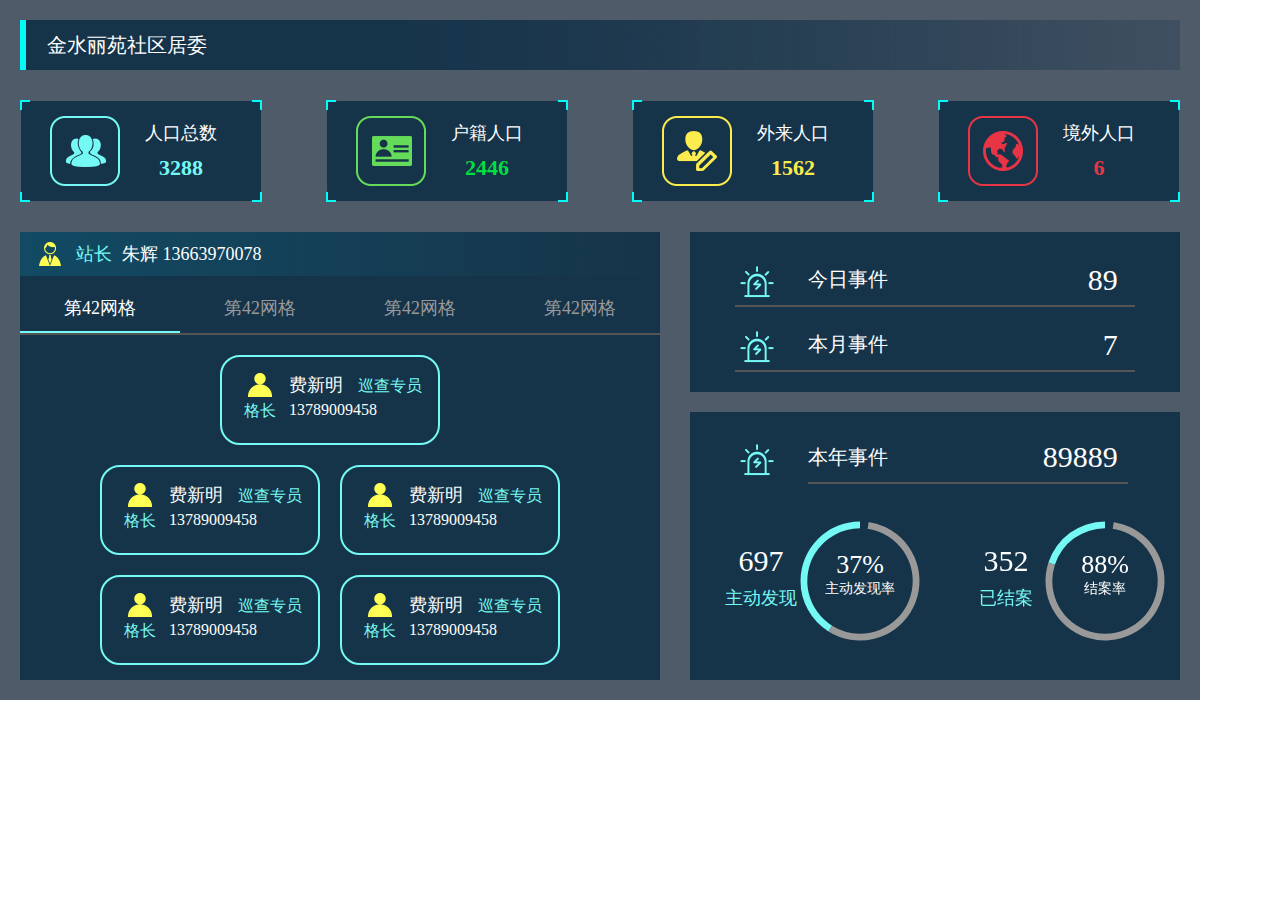
<file: index1.html>
<!DOCTYPE html>
<html lang="en">

<head>
    <meta charset="UTF-8">
    <meta name="viewport" content="width=device-width, initial-scale=1.0">
    <title>金水丽苑社区居委</title>
    <link rel="stylesheet" href="./styles/animate.min.css">
    <link rel="stylesheet" href="./styles/index1.min.css">
    <script src="./scripts/vue.js"></script>
    <script src="./scripts/echarts.min.js"></script>
</head>

<body>
    <div id="app">
        <div class="mask_layer1">
            <div class="pop_layer">
                <div class="title_box">
                    <span class="name">金水丽苑社区居委</span>
                </div>
                <div class="content_box">
                    <div class="c_top">
                        <div class="top_item">
                            <img src="./images/img_01/icon1.png">
                            <div class="item-right">
                                <div class="right_top">人口总数</div>
                                <div class="right_bot bot1">3288</div>
                            </div>
                        </div>
                        <div class="top_item">
                            <img src="./images/img_01/icon2.png">
                            <div class="item-right">
                                <div class="right_top">户籍人口</div>
                                <div class="right_bot bot2">2446</div>
                            </div>
                        </div>
                        <div class="top_item">
                            <img src="./images/img_01/icon3.png">
                            <div class="item-right">
                                <div class="right_top">外来人口</div>
                                <div class="right_bot bot3">1562</div>
                            </div>
                        </div>
                        <div class="top_item">
                            <img src="./images/img_01/icon4.png">
                            <div class="item-right">
                                <div class="right_top">境外人口</div>
                                <div class="right_bot bot4">6</div>
                            </div>
                        </div>
                    </div>
                    <div class="c_bottom">
                        <div class="bot_f_left">
                            <div class="bot_f_left_tit">
                                <img src="./images/img_01/portrait1.png" alt="">
                                <div class="tit_post">站长</div>
                                <div class="tit_name_phone">朱辉 13663970078</div>
                            </div>
                            <div class="bot_f_left_tab">
                                <div v-for="(item,index) of tabList" :key="index"
                                    :class="item.active ? 'tit_tab active' : 'tit_tab'" @click="tabChange(index)">
                                    {{item.title}}</div>
                            </div>
                            <div class="tab_c" v-show="tabList[0].active">
                                <div class="grade1">
                                    <div class="card animated fadeInDown">
                                        <div class="card_l">
                                            <img src="./images/img_01/portrait2.png" alt="">
                                            <div class="card_post">格长</div>
                                        </div>
                                        <div class="card_r">
                                            <div class="card_r_t">
                                                <span class="name">费新明</span>
                                                <span class="post">巡查专员</span>
                                            </div>
                                            <div class="card_r_b">13789009458</div>
                                        </div>
                                    </div>
                                </div>
                                <div class="grade2">
                                    <div class="card animated fadeInLeft">
                                        <div class="card_l">
                                            <img src="./images/img_01/portrait2.png" alt="">
                                            <div class="card_post">格长</div>
                                        </div>
                                        <div class="card_r">
                                            <div class="card_r_t">
                                                <span class="name">费新明</span>
                                                <span class="post">巡查专员</span>
                                            </div>
                                            <div class="card_r_b">13789009458</div>
                                        </div>
                                    </div>
                                    <div class="card animated fadeInRight">
                                        <div class="card_l">
                                            <img src="./images/img_01/portrait2.png" alt="">
                                            <div class="card_post">格长</div>
                                        </div>
                                        <div class="card_r">
                                            <div class="card_r_t">
                                                <span class="name">费新明</span>
                                                <span class="post">巡查专员</span>
                                            </div>
                                            <div class="card_r_b">13789009458</div>
                                        </div>
                                    </div>
                                </div>
                                <div class="grade3">
                                    <div class="card animated fadeInLeft">
                                        <div class="card_l">
                                            <img src="./images/img_01/portrait2.png" alt="">
                                            <div class="card_post">格长</div>
                                        </div>
                                        <div class="card_r">
                                            <div class="card_r_t">
                                                <span class="name">费新明</span>
                                                <span class="post">巡查专员</span>
                                            </div>
                                            <div class="card_r_b">13789009458</div>
                                        </div>
                                    </div>
                                    <div class="card animated fadeInRight">
                                        <div class="card_l">
                                            <img src="./images/img_01/portrait2.png" alt="">
                                            <div class="card_post">格长</div>
                                        </div>
                                        <div class="card_r">
                                            <div class="card_r_t">
                                                <span class="name">费新明</span>
                                                <span class="post">巡查专员</span>
                                            </div>
                                            <div class="card_r_b">13789009458</div>
                                        </div>
                                    </div>
                                </div>
                            </div>
                        </div>
                        <div class="bot_f_right">
                            <div class="r_top">
                                <div class="r_top_item">
                                    <img src="./images/img_01/incident.png" alt="">
                                    <div class="item_line">
                                        <span class="line_l">今日事件</span>
                                        <span class="line_r">89</span>
                                    </div>
                                </div>
                                <div class="r_top_item">
                                    <img src="./images/img_01/incident.png" alt="">
                                    <div class="item_line">
                                        <span class="line_l">本月事件</span>
                                        <span class="line_r">7</span>
                                    </div>
                                </div>
                            </div>
                            <div class="r_bot">
                                <div class="r_bot_tit">
                                    <img src="./images/img_01/incident.png" alt="">
                                    <div class="item_line">
                                        <span class="line_l">本年事件</span>
                                        <span class="line_r">89889</span>
                                    </div>
                                </div>
                                <div class="r_bot_tit_l">
                                    <div class="pie_l">
                                        <div class="pie_num">697</div>
                                        <div class="pie_name">主动发现</div>
                                    </div>
                                    <div class="pie_info">
                                        <div class="info_per">37%</div>
                                        <div class="info_per_name">主动发现率</div>
                                    </div>
                                    <div id="main1"></div>
                                </div>
                                <div class="r_bot_tit_r">
                                    <div class="pie_l">
                                        <div class="pie_num">352</div>
                                        <div class="pie_name">已结案</div>
                                    </div>
                                    <div class="pie_info">
                                        <div class="info_per">88%</div>
                                        <div class="info_per_name">结案率</div>
                                    </div>
                                    <div id="main2"></div>
                                </div>
                            </div>
                        </div>
                    </div>
                </div>
            </div>
        </div>
    </div>
    <script>
        new Vue({
            el: "#app",
            data: {
                tabList: [{
                        title: '第42网格',
                        active: true
                    },
                    {
                        title: '第42网格',
                        active: false
                    },
                    {
                        title: '第42网格',
                        active: false
                    },
                    {
                        title: '第42网格',
                        active: false
                    }
                ]
            },
            methods: {
                tabChange(i) {
                    this.tabList.forEach((item) => {
                        item.active = false
                    })
                    this.tabList[i].active = true
                },
                getData(){
                    var a = [{"wgName":"第1网格"},{"wgName":"第2网格"},{"wgName":"第3网格"},{"wgName":"第4网格"}]
                    a.forEach((item)=>{
                        item.active = false
                    })
                    a[0].active = true
                    this.tabList = a 
                },
                setPie(id,gross,have) {
                    var myChart = echarts.init(document.getElementById(id))
                    // 指定图表的配置项和数据
                    var option = {
                        series: [{
                            type: 'pie',
                            radius: ['62%', '70%'],
                            hoverAnimation: false,
                            avoidLabelOverlap: false,
                            clockwise: false,
                            left: 0,
                            top: 0,
                            right: 0,
                            bottom: 0,
                            // width:'150px',
                            // height:'150px',
                            label: {
                                show: false,
                                position: 'center'
                            },
                            emphasis: {},
                            labelLine: {
                                show: false
                            },
                            data: [{
                                    value: have
                                },
                                {
                                    value: gross
                                },
                            ]
                        }],
                        color: ['#74F9F5', '#999999']
                    };

                    // 使用刚指定的配置项和数据显示图表。
                    myChart.setOption(option);
                }
            },
            mounted() {
                this.setPie('main1',53,37)
                this.setPie('main2',80,20)
            },
        })
    </script>
</body>

</html>
</file>
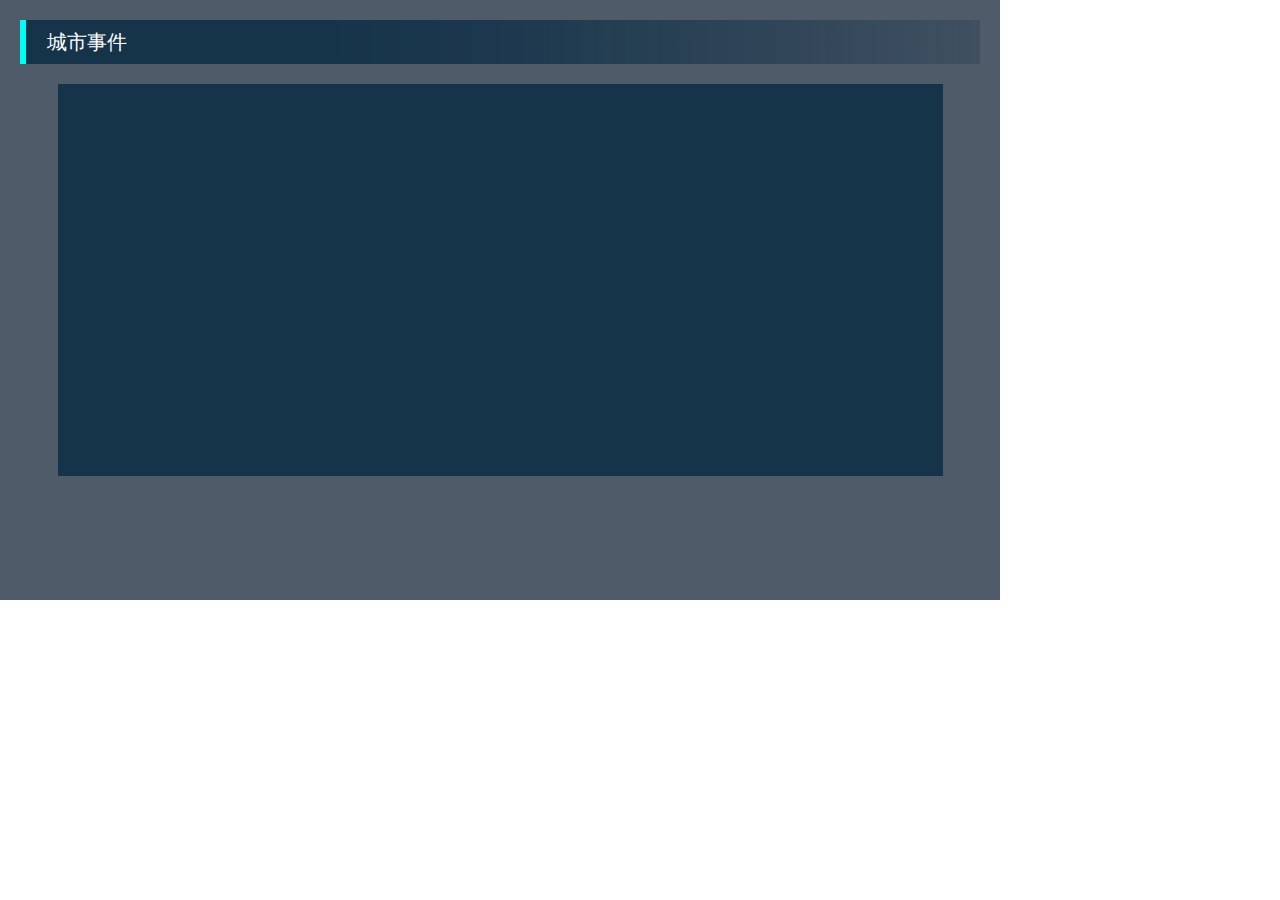
<file: index3.html>
<!DOCTYPE html>
<html lang="en">
<head>
    <meta charset="UTF-8">
    <meta name="viewport" content="width=device-width, initial-scale=1.0">
    <title>城市事件</title>
    <link rel="stylesheet" href="./styles/index3.css">
    <script src="./scripts/vue.js"></script>
</head>
<body>
    <div id="app">
        <div class="city_park">
            <div class="park_tit">城市事件</div>
            <div class="park_content">
                <div class="event_list">
                    
                </div>
            </div>
            
        </div>
    </div>
    <script>
        new App({
            el:"#app"
        })
    </script>
</body>
</html>
</file>
<file: styles/index3.css>
* {
  margin: 0;
  padding: 0;
  box-sizing: border-box;
}

ul,
li {
  list-style: none;
}

body {
  overflow: hidden;
  font-family: PingFang SC;
}

.city_park {
  width: 1000px;
  height: 600px;
  background-color: rgba(6, 22, 43, 0.7);
  padding: 20px;
}

.city_park .park_tit {
  height: 44px;
  background: url(../images/img_03/tit-bg.png) no-repeat;
  background-size: cover;
  font-size: 20px;
  font-family: PingFang SC;
  font-weight: 500;
  color: #ffffff;
  line-height: 44px;
  padding-left: 27px;
}

.city_park .event_list {
  width: 885px;
  height: 392px;
  margin: 20px auto 30px;
  background: url(../images/img_03/list-bg.png) no-repeat;
  background-size: cover;
}
</file>
<file: styles/index1.min.css>
*{margin:0;padding:0;box-sizing:border-box}body{overflow:hidden;font-family:PingFang SC}.mask_layer1{position:relative;width:100vw;height:100vh;color:#fff;font-family:PingFang SC}.mask_layer1 .pop_layer{width:1200px;height:700px;background-color:rgba(6,22,43,0.7);padding:20px}.mask_layer1 .pop_layer .title_box{width:1160px;height:50px;line-height:50px;padding-left:27px;background:url(../images/img_01/title_bg.png) no-repeat;background-size:cover}.mask_layer1 .pop_layer .title_box .name{font-size:20px;font-weight:500}.mask_layer1 .pop_layer .content_box .c_top{display:flex;justify-content:space-between;height:102px;margin:30px 0px}.mask_layer1 .pop_layer .content_box .c_top .top_item{display:flex;align-items:center;padding-left:30px;width:242px;height:100%;background:url(../images/img_01/top_bg.png) no-repeat;background-size:contain}.mask_layer1 .pop_layer .content_box .c_top .top_item .item-right{margin-left:25px;text-align:center}.mask_layer1 .pop_layer .content_box .c_top .top_item .item-right .right_top{font-size:18px;font-weight:500}.mask_layer1 .pop_layer .content_box .c_top .top_item .item-right .right_bot{font-size:22px;font-weight:700;margin-top:10px}.mask_layer1 .pop_layer .content_box .c_top .top_item .item-right .right_bot.bot1{color:#74F9F5}.mask_layer1 .pop_layer .content_box .c_top .top_item .item-right .right_bot.bot2{color:#00DF40}.mask_layer1 .pop_layer .content_box .c_top .top_item .item-right .right_bot.bot3{color:#FCEB4F}.mask_layer1 .pop_layer .content_box .c_top .top_item .item-right .right_bot.bot4{color:#E73747}.mask_layer1 .pop_layer .content_box .c_bottom{height:448px}.mask_layer1 .pop_layer .content_box .c_bottom .bot_f_left{float:left;width:640px;height:100%;background:url(../images/img_01/tab_bg.png) no-repeat;background-size:cover}.mask_layer1 .pop_layer .content_box .c_bottom .bot_f_left .bot_f_left_tit{display:flex;align-items:center;height:44px;padding-left:19px;font-size:18px;background:linear-gradient(90deg, rgba(1,162,205,0.2) 0%, rgba(116,37,37,0) 100%)}.mask_layer1 .pop_layer .content_box .c_bottom .bot_f_left .bot_f_left_tit .tit_post{color:#74F9F5;margin:0 10px 0 15px}.mask_layer1 .pop_layer .content_box .c_bottom .bot_f_left .bot_f_left_tab{display:flex;color:#999999;border-bottom:2px solid #555555}.mask_layer1 .pop_layer .content_box .c_bottom .bot_f_left .bot_f_left_tab .tit_tab{flex:1;text-align:center;font-size:18px;font-weight:500;padding:20px 0px 11px;cursor:pointer}.mask_layer1 .pop_layer .content_box .c_bottom .bot_f_left .bot_f_left_tab .tit_tab.active{color:#fff;border-bottom:2px solid #74F9F5}.mask_layer1 .pop_layer .content_box .c_bottom .bot_f_left .tab_c{overflow:hidden}.mask_layer1 .pop_layer .content_box .c_bottom .bot_f_left .tab_c>div{display:flex;justify-content:center}.mask_layer1 .pop_layer .content_box .c_bottom .bot_f_left .tab_c .card{width:220px;height:90px;border:2px solid #74F9F5;border-radius:20px;padding-top:16px;padding-left:19px;margin:20px 20px 0 0}.mask_layer1 .pop_layer .content_box .c_bottom .bot_f_left .tab_c .card .card_l{float:left;text-align:center;width:37px;margin-right:11px}.mask_layer1 .pop_layer .content_box .c_bottom .bot_f_left .tab_c .card .card_l .card_post{font-size:16px;color:#74F9F5}.mask_layer1 .pop_layer .content_box .c_bottom .bot_f_left .tab_c .card .card_r{float:left}.mask_layer1 .pop_layer .content_box .c_bottom .bot_f_left .tab_c .card .card_r .card_r_t .name{font-size:18px;margin-right:11px}.mask_layer1 .pop_layer .content_box .c_bottom .bot_f_left .tab_c .card .card_r .card_r_t .post{font-size:16px;color:#74F9F5}.mask_layer1 .pop_layer .content_box .c_bottom .bot_f_left .tab_c .card .card_r .card_r_b{font-size:16px;margin-top:4px}.mask_layer1 .pop_layer .content_box .c_bottom .bot_f_right{display:flex;flex-wrap:wrap;flex-direction:column;justify-content:space-between;float:right;width:490px;height:100%}.mask_layer1 .pop_layer .content_box .c_bottom .bot_f_right .r_top{width:100%;height:160px;padding:20px 45px 0;background-color:#061E35;background:url(../images/img_01/bot_bg1.png) no-repeat;background-size:contain}.mask_layer1 .pop_layer .content_box .c_bottom .bot_f_right .r_top .r_top_item{width:100%;height:55px;line-height:55px;margin-bottom:10px;padding:0 5px;border-bottom:2px solid #555}.mask_layer1 .pop_layer .content_box .c_bottom .bot_f_right .r_top .r_top_item img{display:inline-block;vertical-align:middle}.mask_layer1 .pop_layer .content_box .c_bottom .bot_f_right .r_top .r_top_item .item_line{font-size:20px;display:inline-block;width:82%;margin-left:30px;font-weight:500}.mask_layer1 .pop_layer .content_box .c_bottom .bot_f_right .r_top .r_top_item .item_line .line_r{float:right;margin-right:10px;font-size:30px}.mask_layer1 .pop_layer .content_box .c_bottom .bot_f_right .r_bot{width:100%;height:268px;background-color:#061E35;background:url(../images/img_01/bot_bg2.png) no-repeat;background-size:contain}.mask_layer1 .pop_layer .content_box .c_bottom .bot_f_right .r_bot .r_bot_tit{width:100%;height:50px;line-height:50px;margin-bottom:10px;margin-top:20px;padding:0 50px}.mask_layer1 .pop_layer .content_box .c_bottom .bot_f_right .r_bot .r_bot_tit img{display:inline-block;vertical-align:middle}.mask_layer1 .pop_layer .content_box .c_bottom .bot_f_right .r_bot .r_bot_tit .item_line{font-size:20px;display:inline-block;width:82%;margin-left:30px;font-weight:500;border-bottom:2px solid #555}.mask_layer1 .pop_layer .content_box .c_bottom .bot_f_right .r_bot .r_bot_tit .item_line .line_r{float:right;margin-right:10px;font-size:30px}.mask_layer1 .pop_layer .content_box .c_bottom .bot_f_right .r_bot .r_bot_tit_l,.mask_layer1 .pop_layer .content_box .c_bottom .bot_f_right .r_bot .r_bot_tit_r{position:relative;float:left;width:50%;height:280px}.mask_layer1 .pop_layer .content_box .c_bottom .bot_f_right .r_bot #main1,.mask_layer1 .pop_layer .content_box .c_bottom .bot_f_right .r_bot #main2{position:relative;left:35px;top:4px;width:270px;height:170px}.mask_layer1 .pop_layer .content_box .c_bottom .bot_f_right .r_bot .pie_l{position:absolute;left:21px;top:52px;width:100px;text-align:center}.mask_layer1 .pop_layer .content_box .c_bottom .bot_f_right .r_bot .pie_l .pie_num{font-size:30px}.mask_layer1 .pop_layer .content_box .c_bottom .bot_f_right .r_bot .pie_l .pie_name{font-size:18px;color:#74F9F5;margin-top:8px}.mask_layer1 .pop_layer .content_box .c_bottom .bot_f_right .r_bot .pie_info{position:absolute;text-align:center;top:58px;right:25px;width:100px}.mask_layer1 .pop_layer .content_box .c_bottom .bot_f_right .r_bot .pie_info .info_per{font-size:26px}.mask_layer1 .pop_layer .content_box .c_bottom .bot_f_right .r_bot .pie_info .info_per_name{font-size:14px}
</file>
